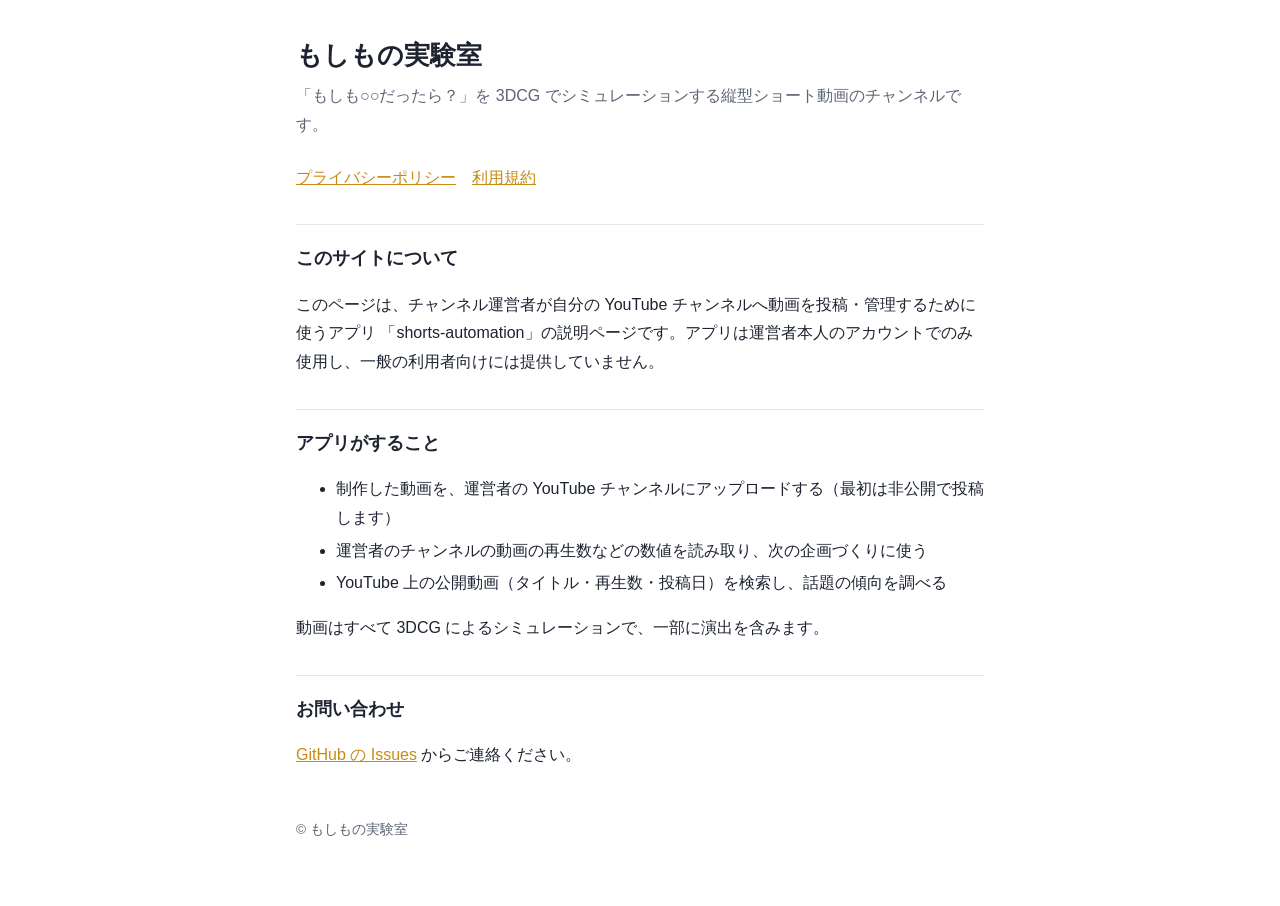
<file: index.html>
<!doctype html>
<html lang="ja">
<head>
<meta charset="utf-8">
<meta name="viewport" content="width=device-width, initial-scale=1">
<title>もしもの実験室</title>
<link rel="stylesheet" href="style.css">
</head>
<body>
<main>
  <h1>もしもの実験室</h1>
  <p class="sub">「もしも○○だったら？」を 3DCG でシミュレーションする縦型ショート動画のチャンネルです。</p>
  <nav>
    <a href="privacy.html">プライバシーポリシー</a>
    <a href="terms.html">利用規約</a>
  </nav>

  <h2>このサイトについて</h2>
  <p>このページは、チャンネル運営者が自分の YouTube チャンネルへ動画を投稿・管理するために使うアプリ
  「shorts-automation」の説明ページです。アプリは運営者本人のアカウントでのみ使用し、一般の利用者向けには提供していません。</p>

  <h2>アプリがすること</h2>
  <ul>
    <li>制作した動画を、運営者の YouTube チャンネルにアップロードする（最初は非公開で投稿します）</li>
    <li>運営者のチャンネルの動画の再生数などの数値を読み取り、次の企画づくりに使う</li>
    <li>YouTube 上の公開動画（タイトル・再生数・投稿日）を検索し、話題の傾向を調べる</li>
  </ul>
  <p>動画はすべて 3DCG によるシミュレーションで、一部に演出を含みます。</p>

  <h2>お問い合わせ</h2>
  <p><a href="https://github.com/12kane20ken-cmd/moshimo-lab/issues">GitHub の Issues</a> からご連絡ください。</p>

  <footer>© もしもの実験室</footer>
</main>
</body>
</html>
</file>
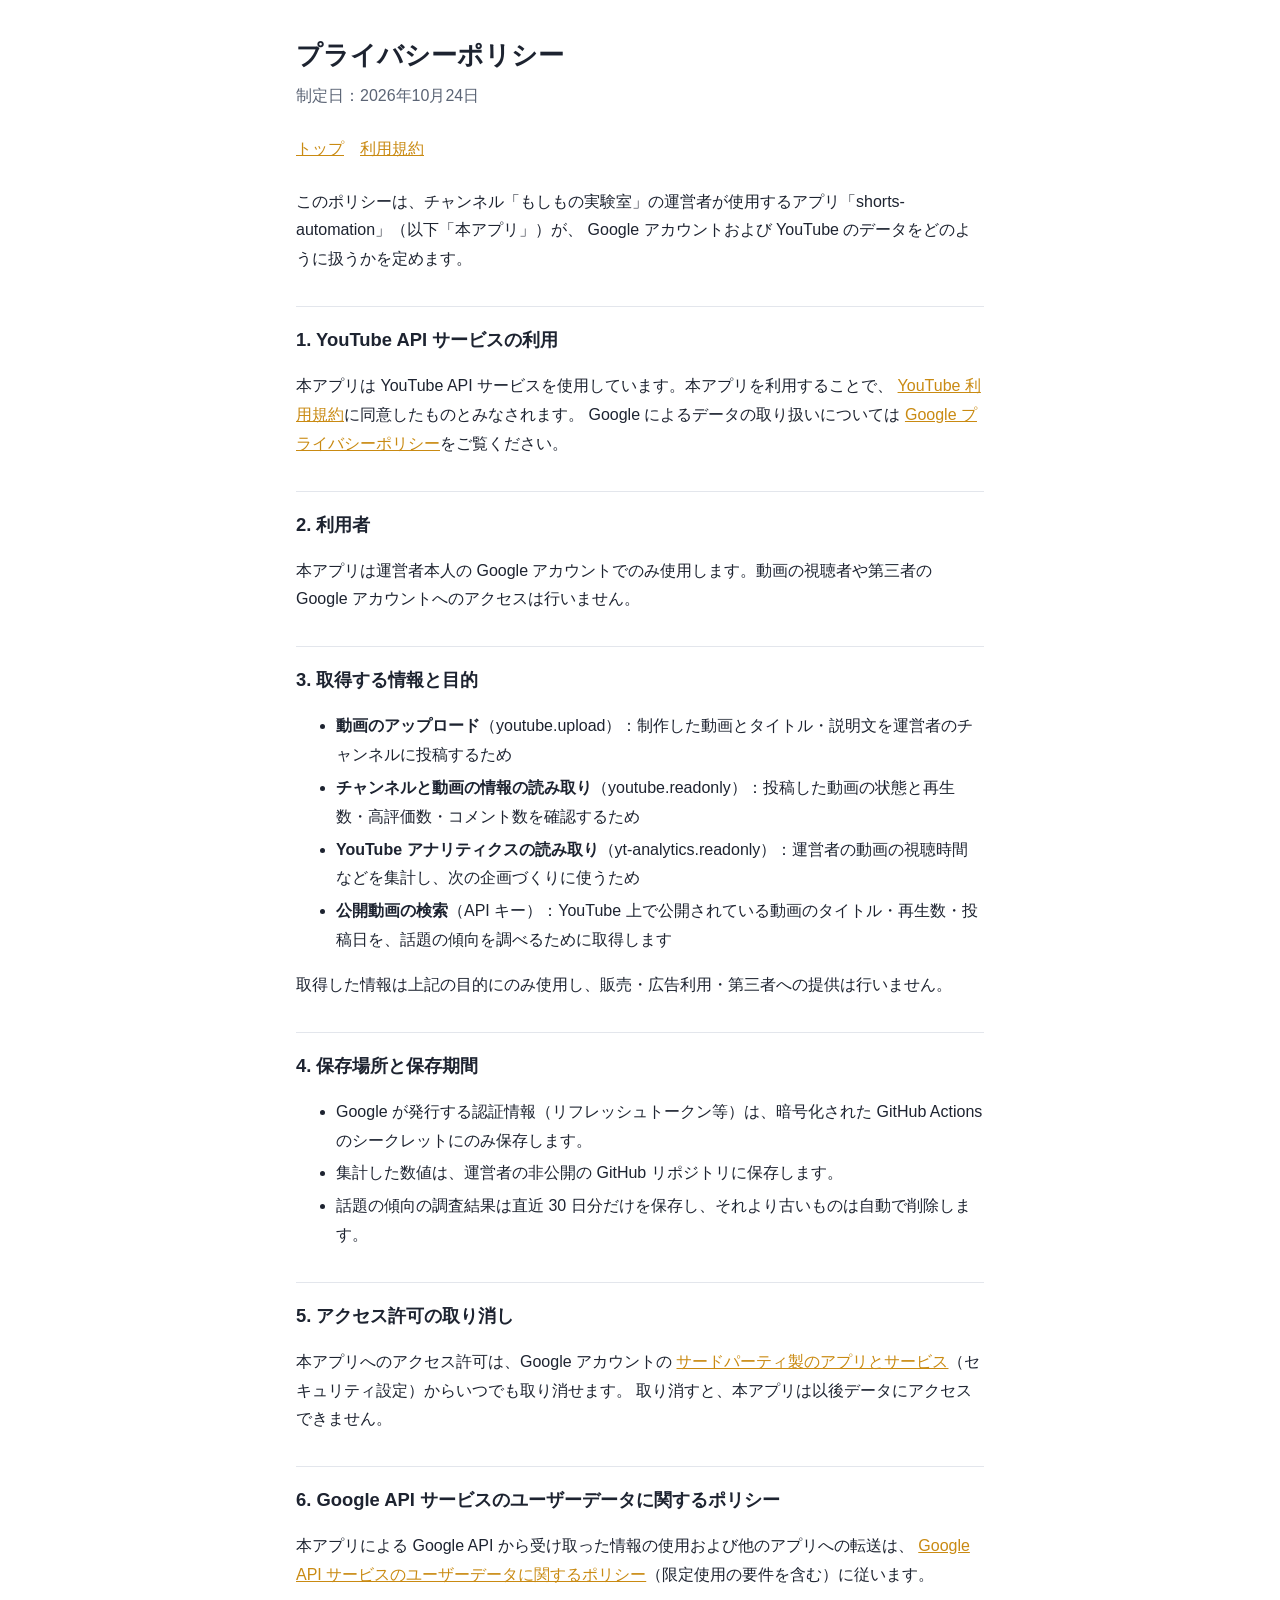
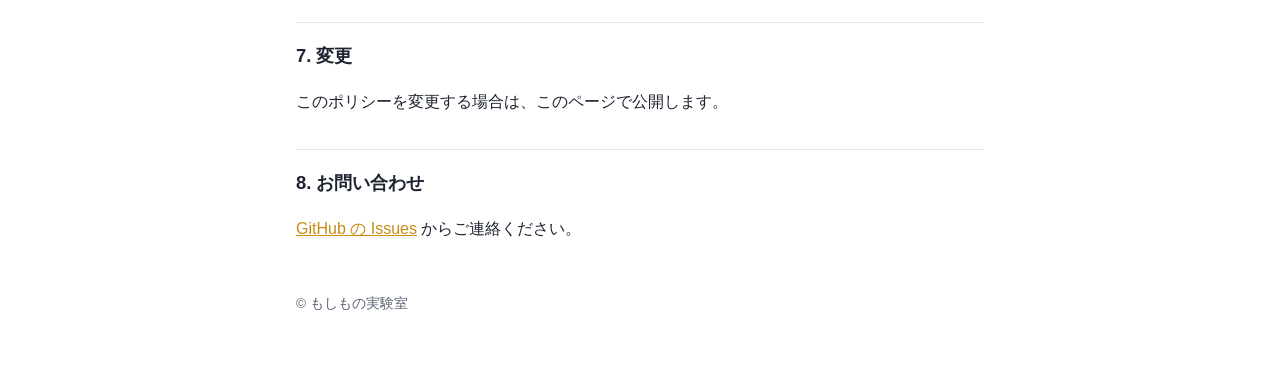
<file: privacy.html>
<!doctype html>
<html lang="ja">
<head>
<meta charset="utf-8">
<meta name="viewport" content="width=device-width, initial-scale=1">
<title>プライバシーポリシー｜もしもの実験室</title>
<link rel="stylesheet" href="style.css">
</head>
<body>
<main>
  <h1>プライバシーポリシー</h1>
  <p class="sub">制定日：2026年10月24日</p>
  <nav><a href="index.html">トップ</a><a href="terms.html">利用規約</a></nav>

  <p>このポリシーは、チャンネル「もしもの実験室」の運営者が使用するアプリ「shorts-automation」（以下「本アプリ」）が、
  Google アカウントおよび YouTube のデータをどのように扱うかを定めます。</p>

  <h2>1. YouTube API サービスの利用</h2>
  <p>本アプリは YouTube API サービスを使用しています。本アプリを利用することで、
  <a href="https://www.youtube.com/t/terms">YouTube 利用規約</a>に同意したものとみなされます。
  Google によるデータの取り扱いについては <a href="https://policies.google.com/privacy">Google プライバシーポリシー</a>をご覧ください。</p>

  <h2>2. 利用者</h2>
  <p>本アプリは運営者本人の Google アカウントでのみ使用します。動画の視聴者や第三者の Google アカウントへのアクセスは行いません。</p>

  <h2>3. 取得する情報と目的</h2>
  <ul>
    <li><strong>動画のアップロード</strong>（youtube.upload）：制作した動画とタイトル・説明文を運営者のチャンネルに投稿するため</li>
    <li><strong>チャンネルと動画の情報の読み取り</strong>（youtube.readonly）：投稿した動画の状態と再生数・高評価数・コメント数を確認するため</li>
    <li><strong>YouTube アナリティクスの読み取り</strong>（yt-analytics.readonly）：運営者の動画の視聴時間などを集計し、次の企画づくりに使うため</li>
    <li><strong>公開動画の検索</strong>（API キー）：YouTube 上で公開されている動画のタイトル・再生数・投稿日を、話題の傾向を調べるために取得します</li>
  </ul>
  <p>取得した情報は上記の目的にのみ使用し、販売・広告利用・第三者への提供は行いません。</p>

  <h2>4. 保存場所と保存期間</h2>
  <ul>
    <li>Google が発行する認証情報（リフレッシュトークン等）は、暗号化された GitHub Actions のシークレットにのみ保存します。</li>
    <li>集計した数値は、運営者の非公開の GitHub リポジトリに保存します。</li>
    <li>話題の傾向の調査結果は直近 30 日分だけを保存し、それより古いものは自動で削除します。</li>
  </ul>

  <h2>5. アクセス許可の取り消し</h2>
  <p>本アプリへのアクセス許可は、Google アカウントの
  <a href="https://myaccount.google.com/permissions">サードパーティ製のアプリとサービス</a>（セキュリティ設定）からいつでも取り消せます。
  取り消すと、本アプリは以後データにアクセスできません。</p>

  <h2>6. Google API サービスのユーザーデータに関するポリシー</h2>
  <p>本アプリによる Google API から受け取った情報の使用および他のアプリへの転送は、
  <a href="https://developers.google.com/terms/api-services-user-data-policy">Google API サービスのユーザーデータに関するポリシー</a>（限定使用の要件を含む）に従います。</p>

  <h2>7. 変更</h2>
  <p>このポリシーを変更する場合は、このページで公開します。</p>

  <h2>8. お問い合わせ</h2>
  <p><a href="https://github.com/12kane20ken-cmd/moshimo-lab/issues">GitHub の Issues</a> からご連絡ください。</p>

  <footer>© もしもの実験室</footer>
</main>
</body>
</html>
</file>
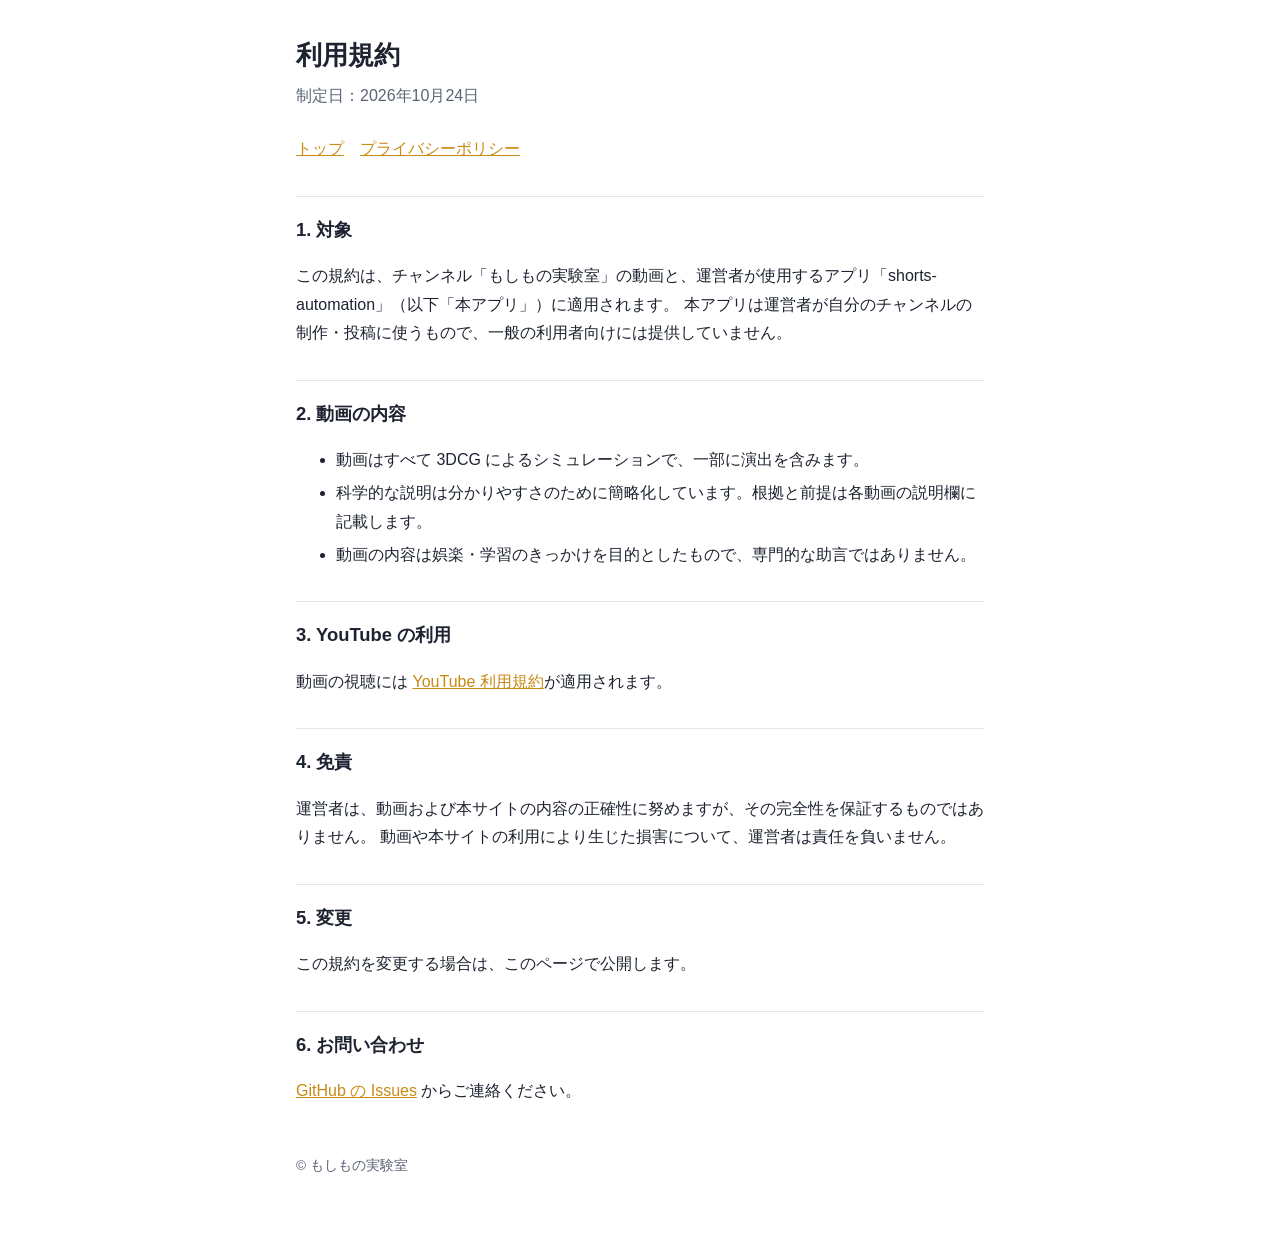
<file: terms.html>
<!doctype html>
<html lang="ja">
<head>
<meta charset="utf-8">
<meta name="viewport" content="width=device-width, initial-scale=1">
<title>利用規約｜もしもの実験室</title>
<link rel="stylesheet" href="style.css">
</head>
<body>
<main>
  <h1>利用規約</h1>
  <p class="sub">制定日：2026年10月24日</p>
  <nav><a href="index.html">トップ</a><a href="privacy.html">プライバシーポリシー</a></nav>

  <h2>1. 対象</h2>
  <p>この規約は、チャンネル「もしもの実験室」の動画と、運営者が使用するアプリ「shorts-automation」（以下「本アプリ」）に適用されます。
  本アプリは運営者が自分のチャンネルの制作・投稿に使うもので、一般の利用者向けには提供していません。</p>

  <h2>2. 動画の内容</h2>
  <ul>
    <li>動画はすべて 3DCG によるシミュレーションで、一部に演出を含みます。</li>
    <li>科学的な説明は分かりやすさのために簡略化しています。根拠と前提は各動画の説明欄に記載します。</li>
    <li>動画の内容は娯楽・学習のきっかけを目的としたもので、専門的な助言ではありません。</li>
  </ul>

  <h2>3. YouTube の利用</h2>
  <p>動画の視聴には <a href="https://www.youtube.com/t/terms">YouTube 利用規約</a>が適用されます。</p>

  <h2>4. 免責</h2>
  <p>運営者は、動画および本サイトの内容の正確性に努めますが、その完全性を保証するものではありません。
  動画や本サイトの利用により生じた損害について、運営者は責任を負いません。</p>

  <h2>5. 変更</h2>
  <p>この規約を変更する場合は、このページで公開します。</p>

  <h2>6. お問い合わせ</h2>
  <p><a href="https://github.com/12kane20ken-cmd/moshimo-lab/issues">GitHub の Issues</a> からご連絡ください。</p>

  <footer>© もしもの実験室</footer>
</main>
</body>
</html>
</file>
<file: style.css>
:root { --bg: #ffffff; --fg: #1d2330; --muted: #5b6475; --accent: #c98a12; --line: #e3e6ec; }
@media (prefers-color-scheme: dark) {
  :root { --bg: #14171d; --fg: #e9ecf2; --muted: #a3abba; --accent: #ffc24b; --line: #2a2f39; }
}
* { box-sizing: border-box; }
body { margin: 0; background: var(--bg); color: var(--fg); line-height: 1.8;
       font-family: -apple-system, BlinkMacSystemFont, "Hiragino Sans", "Noto Sans JP", sans-serif; }
main { max-width: 720px; margin: 0 auto; padding: 32px 16px 64px; }
h1 { font-size: 1.6rem; margin: 0 0 4px; }
h2 { font-size: 1.15rem; margin: 32px 0 8px; padding-top: 16px; border-top: 1px solid var(--line); }
a { color: var(--accent); }
.sub { color: var(--muted); margin: 0 0 24px; }
nav { display: flex; gap: 16px; flex-wrap: wrap; margin: 0 0 24px; }
footer { color: var(--muted); font-size: 0.85rem; margin-top: 48px; }
li { margin: 4px 0; }
</file>
